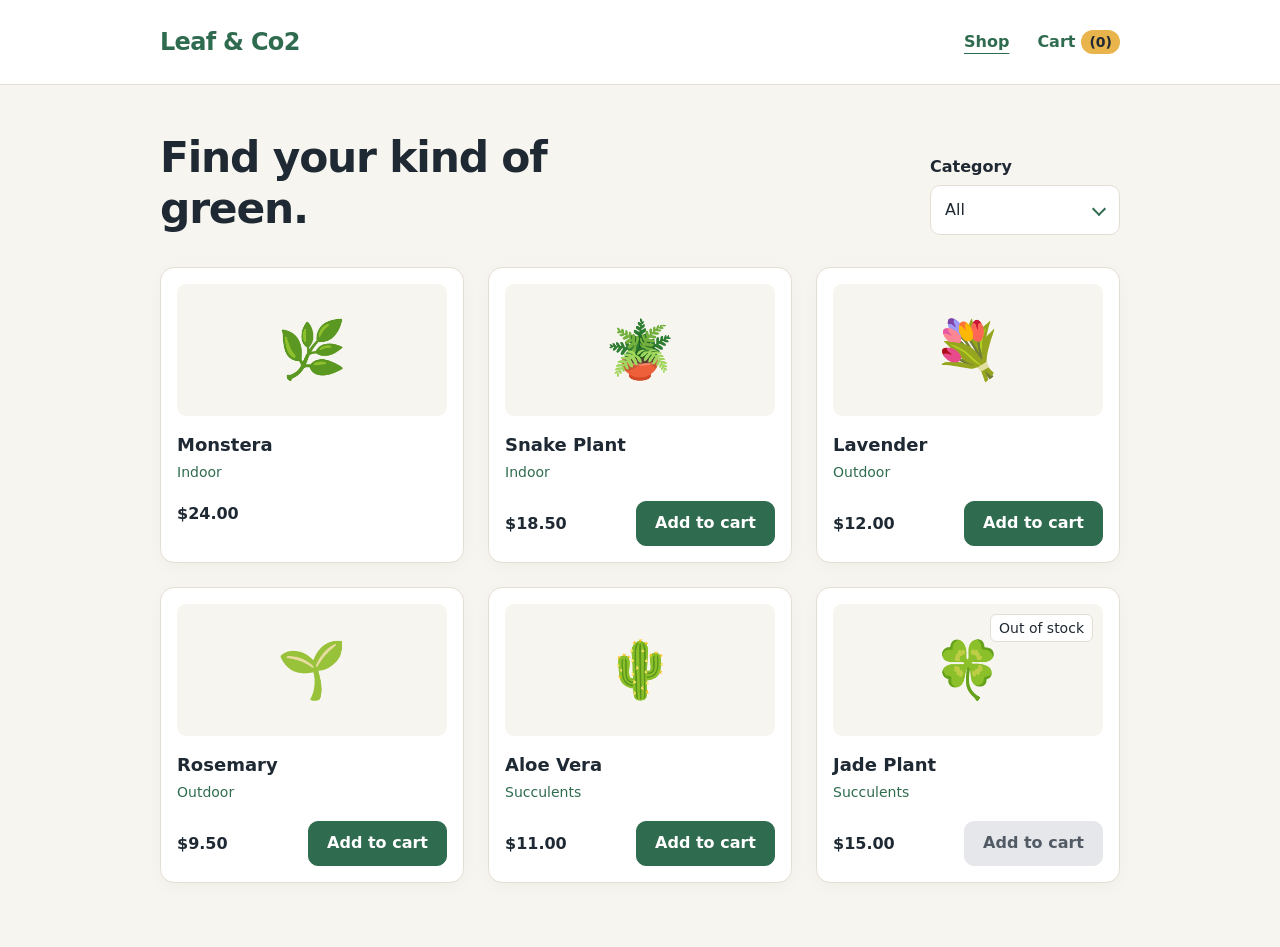
<file: index.html>
<!doctype html>
<html lang="en">
<head>
  <meta charset="utf-8">
  <meta name="viewport" content="width=device-width, initial-scale=1">
  <title>Shop | Leaf &amp; Co2</title>
  <link rel="stylesheet" href="style.css">
  <script src="script.js" defer></script>
</head>
<body data-page="shop">
  <header class="site-header">
    <nav class="container navigation" aria-label="Main navigation">
      <a class="brand" href="index.html">Leaf &amp; Co2</a>
      <div class="nav-links">
        <a id="shop-link" href="index.html" aria-current="page">Shop</a>
        <a id="cart-link" href="cart.html">Cart <span id="cart-count" class="cart-count" aria-live="polite">(0)</span></a>
      </div>
    </nav>
  </header>
  <main class="container">
    <div class="shop-heading">
      <h1>Find your kind of green.</h1>
      <div class="category-field">
        <label for="category">Category</label>
        <div class="select-wrap">
          <select id="category" name="category">
            <option>All</option>
            <option>Indoor</option>
            <option>Outdoor</option>
            <option>Succulents</option>
          </select>
        </div>
      </div>
    </div>
    <div id="product-grid" class="product-grid"></div>
  </main>
</body>
</html>
</file>
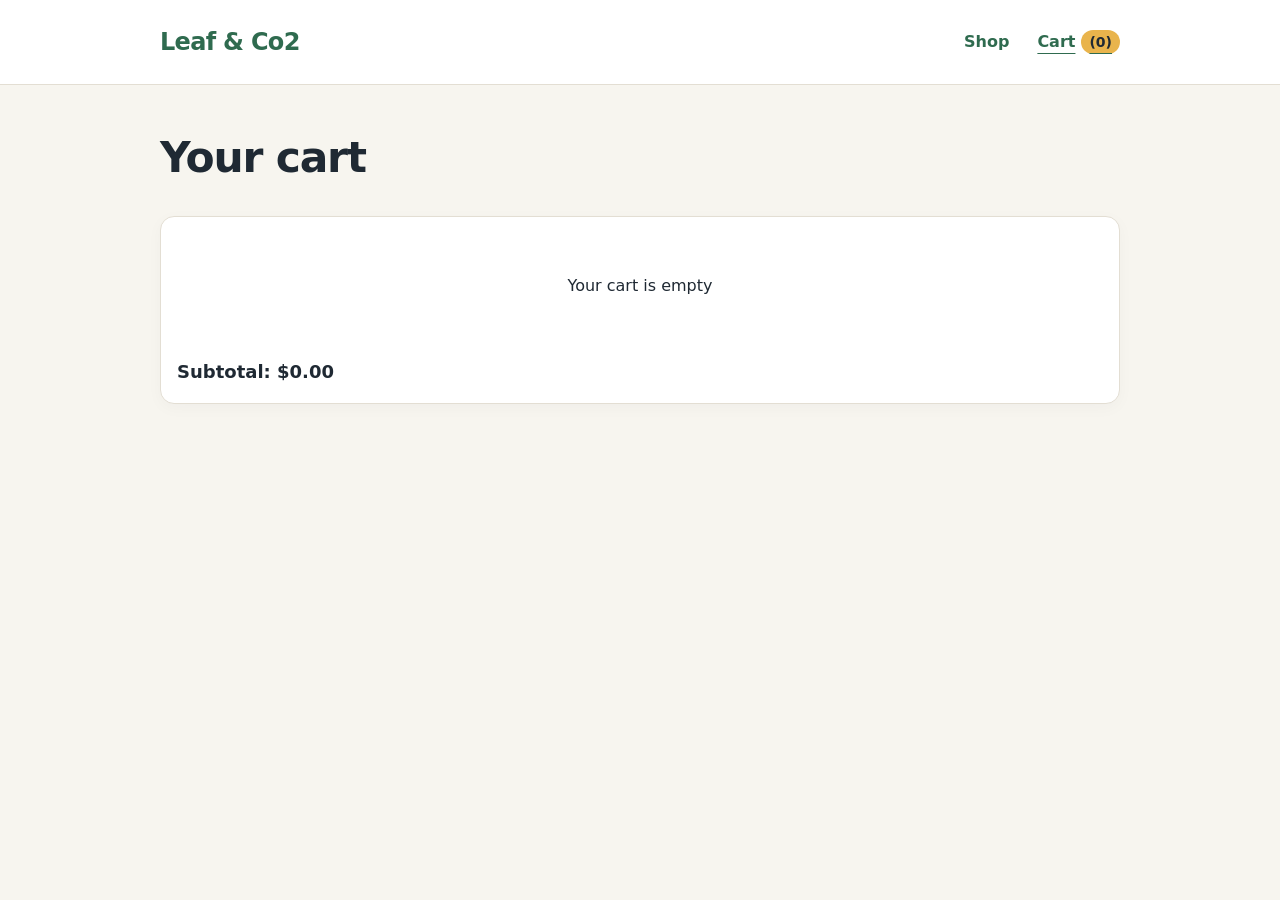
<file: cart.html>
<!doctype html>
<html lang="en">
<head>
  <meta charset="utf-8">
  <meta name="viewport" content="width=device-width, initial-scale=1">
  <title>Cart | Leaf &amp; Co2</title>
  <link rel="stylesheet" href="style.css">
  <script src="script.js" defer></script>
</head>
<body data-page="cart">
  <header class="site-header">
    <nav class="container navigation" aria-label="Main navigation">
      <a class="brand" href="index.html">Leaf &amp; Co2</a>
      <div class="nav-links">
        <a id="shop-link" href="index.html">Shop</a>
        <a id="cart-link" href="cart.html" aria-current="page">Cart <span id="cart-count" class="cart-count" aria-live="polite">(0)</span></a>
      </div>
    </nav>
  </header>
  <main class="container">
    <h1>Your cart</h1>
    <section class="panel" aria-label="Cart items and subtotal">
      <p id="empty-cart" class="empty-message" hidden>Your cart is empty</p>
      <ul id="cart-items" class="item-list"></ul>
      <div class="cart-summary">
        <p id="cart-subtotal" class="total" aria-live="polite">Subtotal: $0.00</p>
        <button id="checkout-button" type="button" hidden>Proceed to checkout</button>
      </div>
    </section>
  </main>
</body>
</html>
</file>
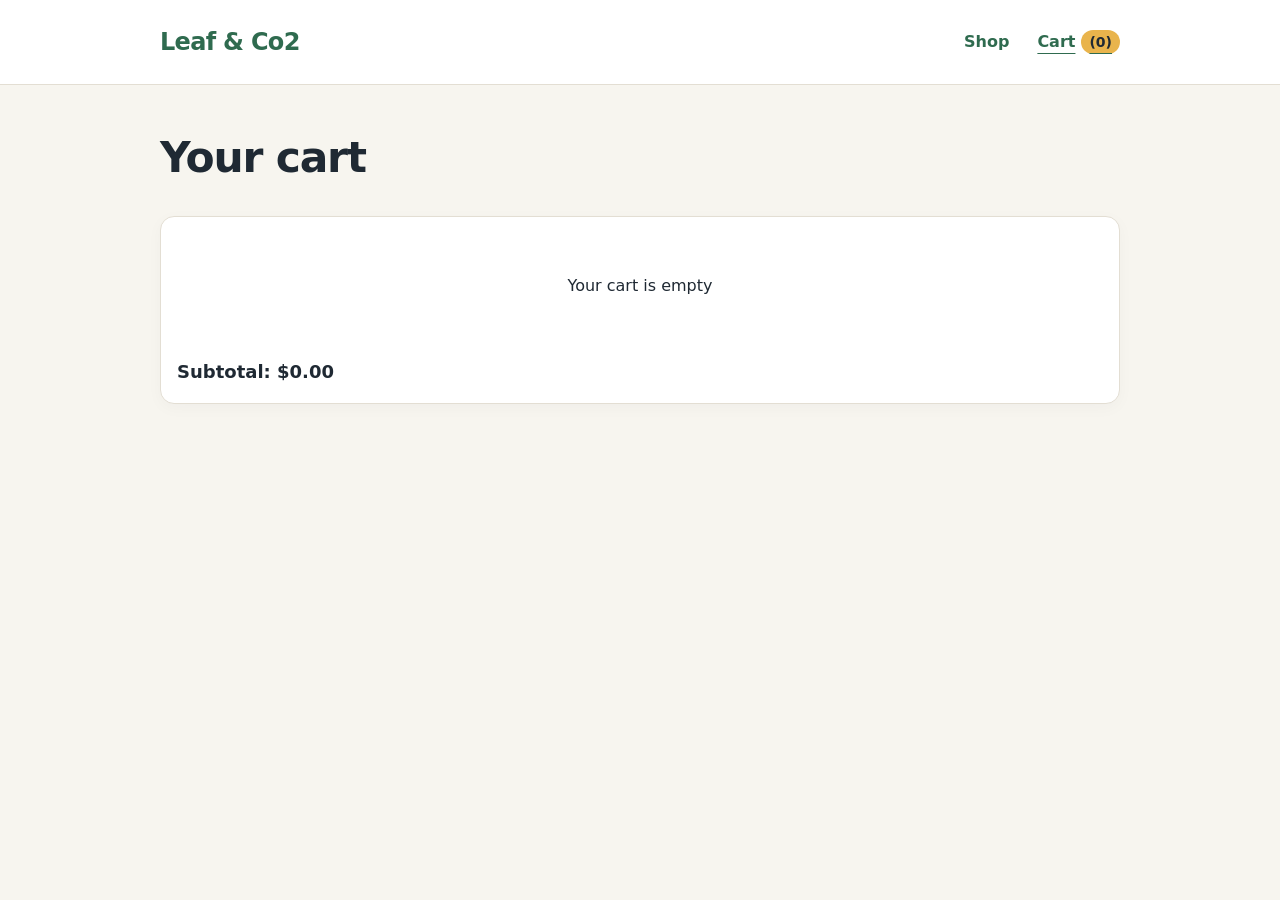
<file: checkout.html>
<!doctype html>
<html lang="en">
<head>
  <meta charset="utf-8">
  <meta name="viewport" content="width=device-width, initial-scale=1">
  <title>Checkout | Leaf &amp; Co2</title>
  <link rel="stylesheet" href="style.css">
  <script src="script.js" defer></script>
</head>
<body data-page="checkout">
  <header class="site-header">
    <nav class="container navigation" aria-label="Main navigation">
      <a class="brand" href="index.html">Leaf &amp; Co2</a>
      <div class="nav-links">
        <a id="shop-link" href="index.html">Shop</a>
        <a id="cart-link" href="cart.html">Cart <span id="cart-count" class="cart-count" aria-live="polite">(0)</span></a>
      </div>
    </nav>
  </header>
  <main class="container narrow">
    <h1>Checkout</h1>
    <form id="checkout-form" class="panel" novalidate>
      <div class="form-field">
        <label for="full-name">Full name</label>
        <input id="full-name" name="full-name" type="text" autocomplete="name" aria-describedby="full-name-error" required>
        <p id="full-name-error" class="error" aria-live="polite"></p>
      </div>
      <div class="form-field">
        <label for="email">Email</label>
        <input id="email" name="email" type="email" autocomplete="email" aria-describedby="email-error" required>
        <p id="email-error" class="error" aria-live="polite"></p>
      </div>
      <div class="form-field">
        <label for="address">Address</label>
        <input id="address" name="address" type="text" autocomplete="street-address" aria-describedby="address-error" required>
        <p id="address-error" class="error" aria-live="polite"></p>
      </div>
      <button id="place-order" type="submit">Place order</button>
    </form>
  </main>
</body>
</html>
</file>
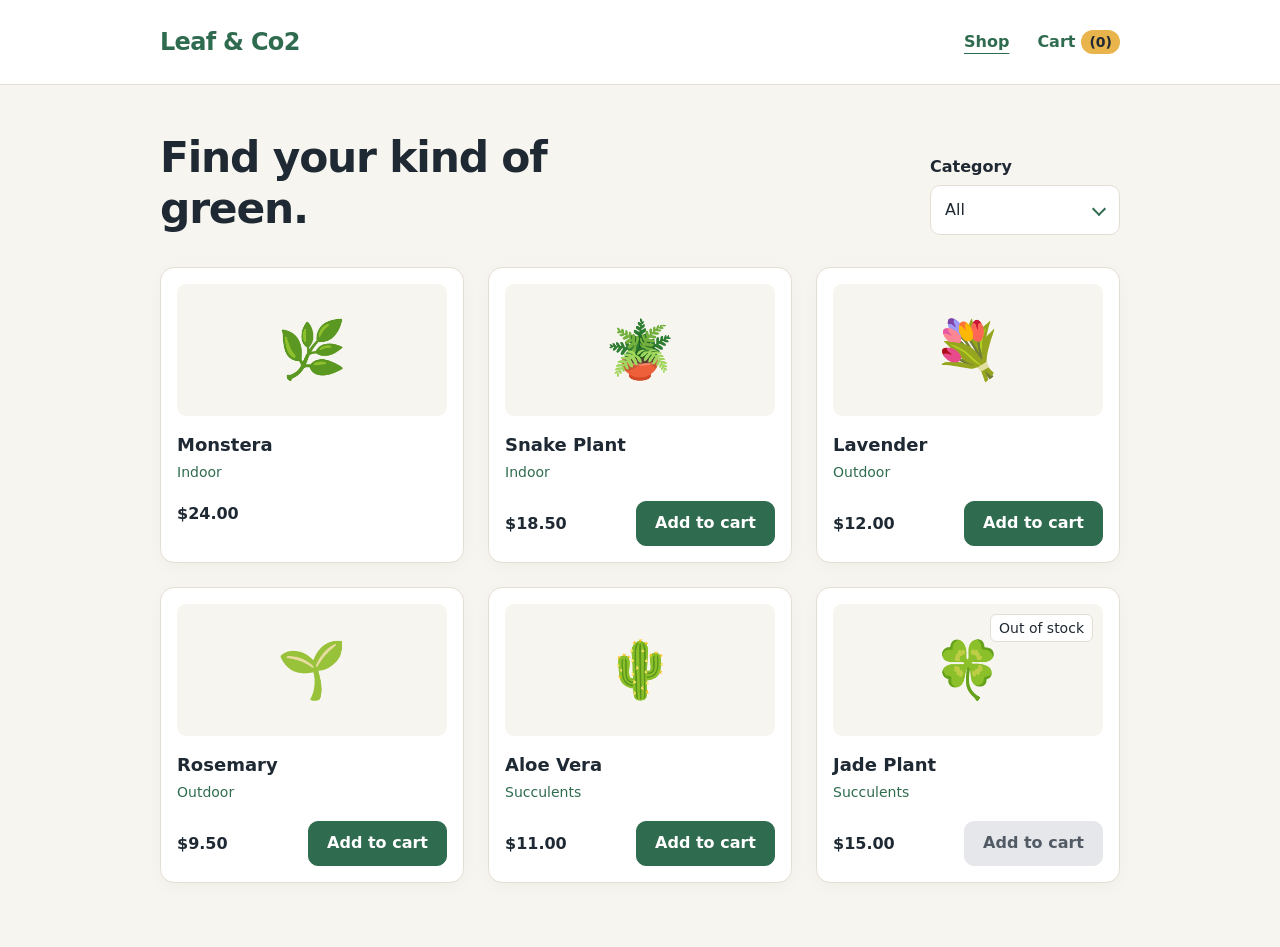
<file: confirmation.html>
<!doctype html>
<html lang="en">
<head>
  <meta charset="utf-8">
  <meta name="viewport" content="width=device-width, initial-scale=1">
  <title>Order confirmation | Leaf &amp; Co2</title>
  <link rel="stylesheet" href="style.css">
  <script src="script.js" defer></script>
</head>
<body data-page="confirmation">
  <header class="site-header">
    <nav class="container navigation" aria-label="Main navigation">
      <a class="brand" href="index.html">Leaf &amp; Co2</a>
      <div class="nav-links">
        <a id="shop-link" href="index.html">Shop</a>
        <a id="cart-link" href="cart.html">Cart <span id="cart-count" class="cart-count" aria-live="polite">(0)</span></a>
      </div>
    </nav>
  </header>
  <main class="container narrow">
    <h1>Thank you for your order</h1>
    <section class="panel" aria-label="Order details">
      <p id="order-number" class="order-number"></p>
      <ul id="order-items" class="item-list"></ul>
      <p id="order-total" class="total"></p>
    </section>
  </main>
</body>
</html>
</file>
<file: style.css>
:root {
  color-scheme: light;
  --background: #F7F5EF;
  --card: #FFFFFF;
  --text: #1F2933;
  --green: #2F6B4F;
  --hover: #245540;
  --gold: #E9B44C;
  --border: #E3DED3;
  --error: #C0392B;
}
* { box-sizing: border-box; }
body { margin: 0; background: var(--background); color: var(--text); font: 16px/1.6 system-ui, sans-serif; }
[hidden] { display: none !important; }
.container { width: calc(100% - 40px); max-width: 960px; margin: 0 auto; }
.site-header { background: var(--card); border-bottom: 1px solid var(--border); }
.navigation, .nav-links { display: flex; align-items: center; gap: 28px; }
.navigation { justify-content: space-between; min-height: 84px; }
a { color: var(--green); text-underline-offset: 6px; }
.brand { font-size: 1.5rem; font-weight: 750; letter-spacing: -0.7px; text-decoration: none; }
.nav-links a { display: inline-flex; align-items: center; gap: 6px; font-weight: 600; text-decoration: none; }
.nav-links a:hover, .nav-links a[aria-current="page"] { text-decoration: underline; }
.cart-count { padding: 1px 8px; border-radius: 20px; background: var(--gold); color: var(--text); font-size: 0.875rem; }
main.container { padding-top: 48px; padding-bottom: 64px; }
h1 { margin: 0 0 32px; font-size: clamp(2rem, 4vw, 2.65rem); line-height: 1.2; letter-spacing: -1.2px; font-weight: 650; }
h2 { margin: 0; font-size: 1.125rem; line-height: 1.4; font-weight: 650; }
.shop-heading { display: flex; align-items: end; justify-content: space-between; gap: 24px; margin-bottom: 32px; }
.shop-heading h1 { max-width: 530px; margin: 0; }
.category-field { min-width: 190px; }
label { display: block; margin-bottom: 6px; font-weight: 600; }
input, select { width: 100%; padding: 11px 14px; border: 1px solid var(--border); border-radius: 10px; background: var(--card); color: var(--text); font: inherit; }
select { appearance: none; padding-right: 40px; cursor: pointer; }
.select-wrap { position: relative; }
.select-wrap::after { content: ""; position: absolute; right: 16px; top: 19px; width: 8px; height: 8px; border-right: 2px solid var(--green); border-bottom: 2px solid var(--green); transform: rotate(45deg); pointer-events: none; }
button { padding: 10px 18px; border: 1px solid var(--green); border-radius: 10px; background: var(--green); color: var(--card); font: inherit; font-weight: 600; line-height: 1.4; cursor: pointer; }
button:hover { background: var(--hover); border-color: var(--hover); }
button.secondary { background: transparent; color: var(--green); }
button.secondary:hover { background: var(--hover); border-color: var(--hover); color: var(--card); }
button:disabled { background: #E5E7EB; border-color: #E5E7EB; color: #525B65; cursor: not-allowed; }
:focus-visible { outline: 3px solid var(--green); outline-offset: 3px; }
input:focus, select:focus { border-color: var(--green); }
.product-grid { display: grid; grid-template-columns: repeat(3, minmax(0, 1fr)); gap: 24px; }
.product-card, .panel { padding: 16px; border: 1px solid var(--border); border-radius: 14px; background: var(--card); box-shadow: 0 4px 16px #1F293308; }
.plant-emoji { position: relative; display: grid; place-items: center; height: 132px; margin-bottom: 16px; border-radius: 9px; background: var(--background); font-size: 3.5rem; }
.stock-status { position: absolute; top: 10px; right: 10px; padding: 2px 8px; border: 1px solid var(--border); border-radius: 6px; background: var(--card); color: var(--text); font-size: 0.875rem; }
.category-name { margin: 4px 0 18px; color: var(--green); font-size: 0.875rem; }
.product-footer { display: flex; align-items: center; justify-content: space-between; gap: 8px; }
.price { margin: 0; font-weight: 650; }
.item-list { margin: 0; padding: 0; list-style: none; }
.cart-item { display: grid; grid-template-columns: minmax(0, 1fr) auto auto auto; align-items: center; gap: 18px; padding: 20px 0; border-bottom: 1px solid var(--border); }
.item-price { margin: 4px 0 0; font-size: 0.875rem; }
.quantity-controls { display: flex; align-items: center; gap: 10px; }
.quantity-controls button { min-width: 44px; padding: 10px 12px; }
.line-total { margin: 0; font-weight: 600; }
.cart-summary { display: flex; align-items: center; justify-content: space-between; flex-wrap: wrap; gap: 16px; padding-top: 20px; }
.total { margin: 0; font-size: 1.125rem; font-weight: 700; }
.empty-message { padding: 24px 0; text-align: center; }
.narrow { max-width: 600px; }
.form-field { margin-bottom: 20px; }
.error { margin: 6px 0 0; color: var(--error); font-size: 0.875rem; }
.error:empty { margin: 0; }
input[aria-invalid="true"] { border-color: var(--error); }
#place-order { width: 100%; }
.order-number { margin: 0 0 8px; color: var(--green); font-weight: 650; }
.order-item { display: flex; justify-content: space-between; gap: 16px; padding: 16px 0; border-bottom: 1px solid var(--border); }
#order-total { margin-top: 24px; }
@media (max-width: 820px) {
  .product-grid { grid-template-columns: repeat(2, minmax(0, 1fr)); }
  .shop-heading { align-items: start; }
  .cart-item { grid-template-columns: 1fr auto; }
  .cart-item > .secondary { justify-self: start; }
  .line-total { justify-self: end; }
}
@media (max-width: 540px) {
  .container { width: calc(100% - 32px); }
  .navigation { min-height: 76px; gap: 12px; }
  .nav-links { gap: 16px; }
  .brand { font-size: 1.25rem; }
  main.container { padding-top: 32px; }
  .shop-heading { display: block; }
  .category-field { margin-top: 24px; }
  .product-grid { grid-template-columns: 1fr; gap: 20px; }
  .plant-emoji { height: 144px; }
  .cart-item { gap: 16px 8px; }
  .quantity-controls { gap: 6px; }
  .quantity-controls span { font-size: 0.875rem; }
  .cart-summary { align-items: stretch; flex-direction: column; }
}
</file>
